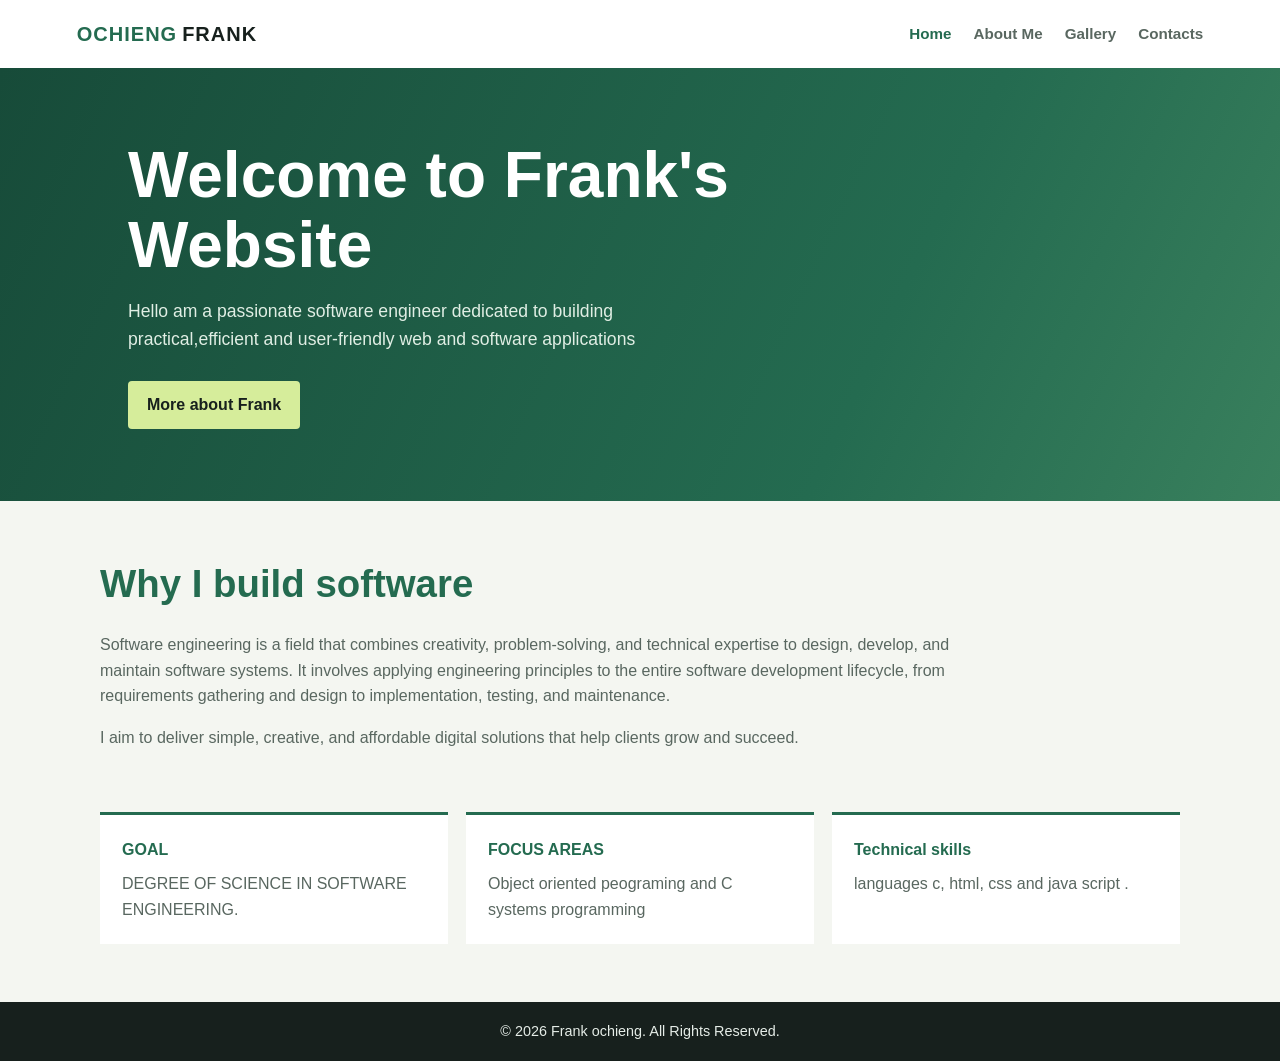
<file: index.html>
<!DOCTYPE html>
<html lang="en">
<head>
    <meta charset="UTF-8">
    <meta name="viewport" content="width=device-width, initial-scale=1.0">
    <title>Frank Ochieng</title>
    <link rel="stylesheet" href="style.css">
</head>
<body>
    <header>
        <a class="logo" href="index.html">OCHIENG<span>FRANK</span></a>
        <nav aria-label="Main navigation">
            <a href="index.html" class="active" aria-current="page">Home</a>
            <a href="about me.html">About Me</a>
            <a href="Gallery.html">Gallery</a>
            <a href="contacts.html">Contacts</a>
        </nav>
    </header>

    <main>
        <section class="hero">
            <div class="hero-content">
                <h1>Welcome to Frank's Website</h1>
                <p>Hello am a passionate software engineer dedicated to building practical,efficient and user-friendly web and software applications</p>
                <a href="about me.html" class="btn">More about Frank</a>
            </div>
        </section>

        <section class="about">
            <h2>Why I build software</h2>
            <p>
                Software engineering is a field that combines creativity, problem-solving, and technical expertise to design, develop, and maintain software systems. It involves applying engineering principles to the entire software development lifecycle, from requirements gathering and design to implementation, testing, and maintenance.
            </p>
            <p>
                I aim to deliver simple, creative, and affordable digital solutions that help clients grow and succeed.
            </p>
        </section>

      

        <section class="values">
            <div class="value-item">
                <h3>GOAL</h3>
                <p>DEGREE OF SCIENCE IN SOFTWARE ENGINEERING.</p>
            </div>
            <div class="value-item">
                <h3>FOCUS AREAS</h3>
                <p>Object oriented peograming and C systems programming </p>
            </div>
            <div class="value-item">
                <h3>Technical skills </h3>
                <p>languages c, html, css and java script .</p>
            </div>
        </section>
    </main>

    <footer>
        <p>© 2026 Frank ochieng. All Rights Reserved.</p>
    </footer>
</body>
</html>
</file>
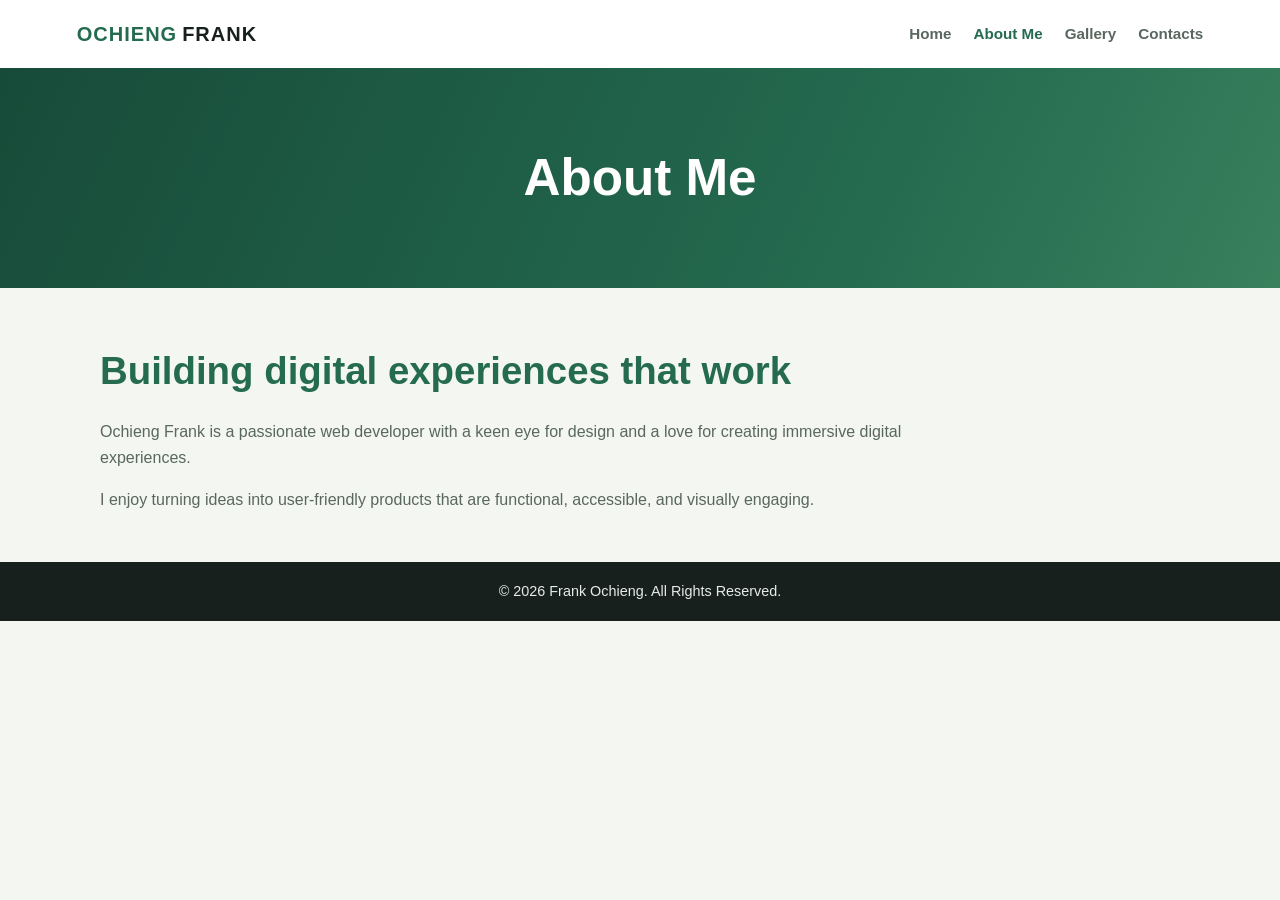
<file: about me.html>
<!DOCTYPE html>
<html lang="en">
<head>
	<meta charset="UTF-8">
	<meta name="viewport" content="width=device-width, initial-scale=1.0">
	<title>About Me | Frank Ochieng</title>
	<link rel="stylesheet" href="style.css">
</head>
<body>
	<header>
		<a class="logo" href="index.html">OCHIENG<span>FRANK</span></a>
		<nav aria-label="Main navigation">
			<a href="index.html">Home</a>
			<a href="about me.html" aria-current="page">About Me</a>
			<a href="Gallery.html">Gallery</a>
			<a href="contacts.html">Contacts</a>
		</nav>
	</header>

	<main>
		<section class="page-hero">
			<div class="hero-content">
				<h1>About Me</h1>
			</div>
		</section>

		<section class="about">
			<h2>Building digital experiences that work</h2>
			<p>Ochieng Frank is a passionate web developer with a keen eye for design and a love for creating immersive digital experiences.</p>
			<p>I enjoy turning ideas into user-friendly products that are functional, accessible, and visually engaging.</p>
		</section>
	</main>

	<footer>
		<p>© 2026 Frank Ochieng. All Rights Reserved.</p>
	</footer>
</body>
</html>
</file>
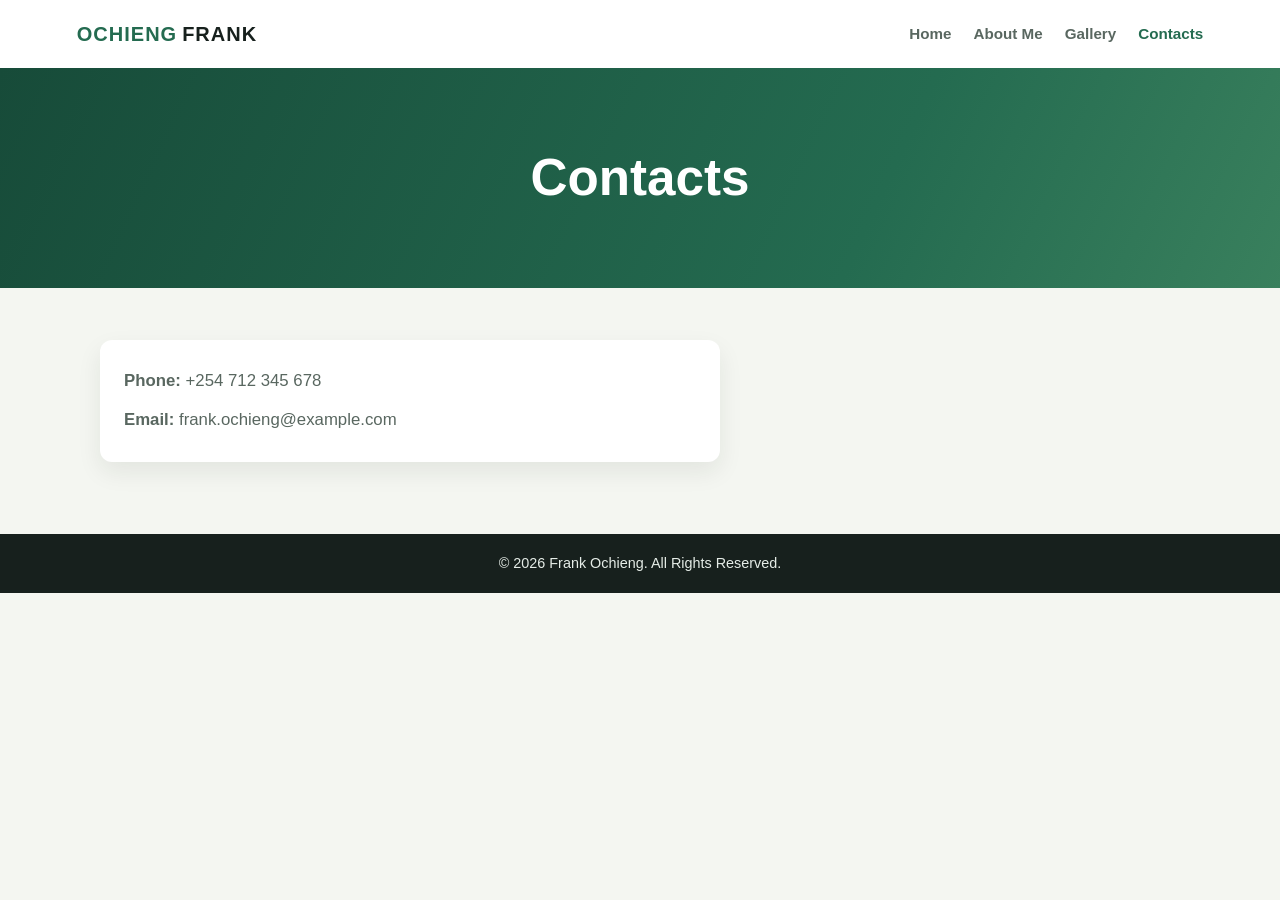
<file: contacts.html>
<!DOCTYPE html>
<html lang="en">
<head>
	<meta charset="UTF-8">
	<meta name="viewport" content="width=device-width, initial-scale=1.0">
	<title>Contacts | Frank Ochieng</title>
	<link rel="stylesheet" href="style.css">
</head>
<body>
	<header>
		<a class="logo" href="index.html">OCHIENG<span>FRANK</span></a>
		<nav aria-label="Main navigation">
			<a href="index.html">Home</a>
			<a href="about me.html">About Me</a>
			<a href="Gallery.html">Gallery</a>
			<a href="contacts.html" aria-current="page">Contacts</a>
		</nav>
	</header>
	<main>
		<section class="page-hero">
			<div class="hero-content">
				<h1>Contacts</h1>
			</div>
		</section>

		<section class="contact-section">
			<div class="contact-card">
				<p><strong>Phone:</strong> +254 712 345 678</p>
				<p><strong>Email:</strong> frank.ochieng@example.com</p>
			</div>
		</section>
	</main>

	<footer>
		<p>© 2026 Frank Ochieng. All Rights Reserved.</p>
	</footer>
</body>
</html>
</file>
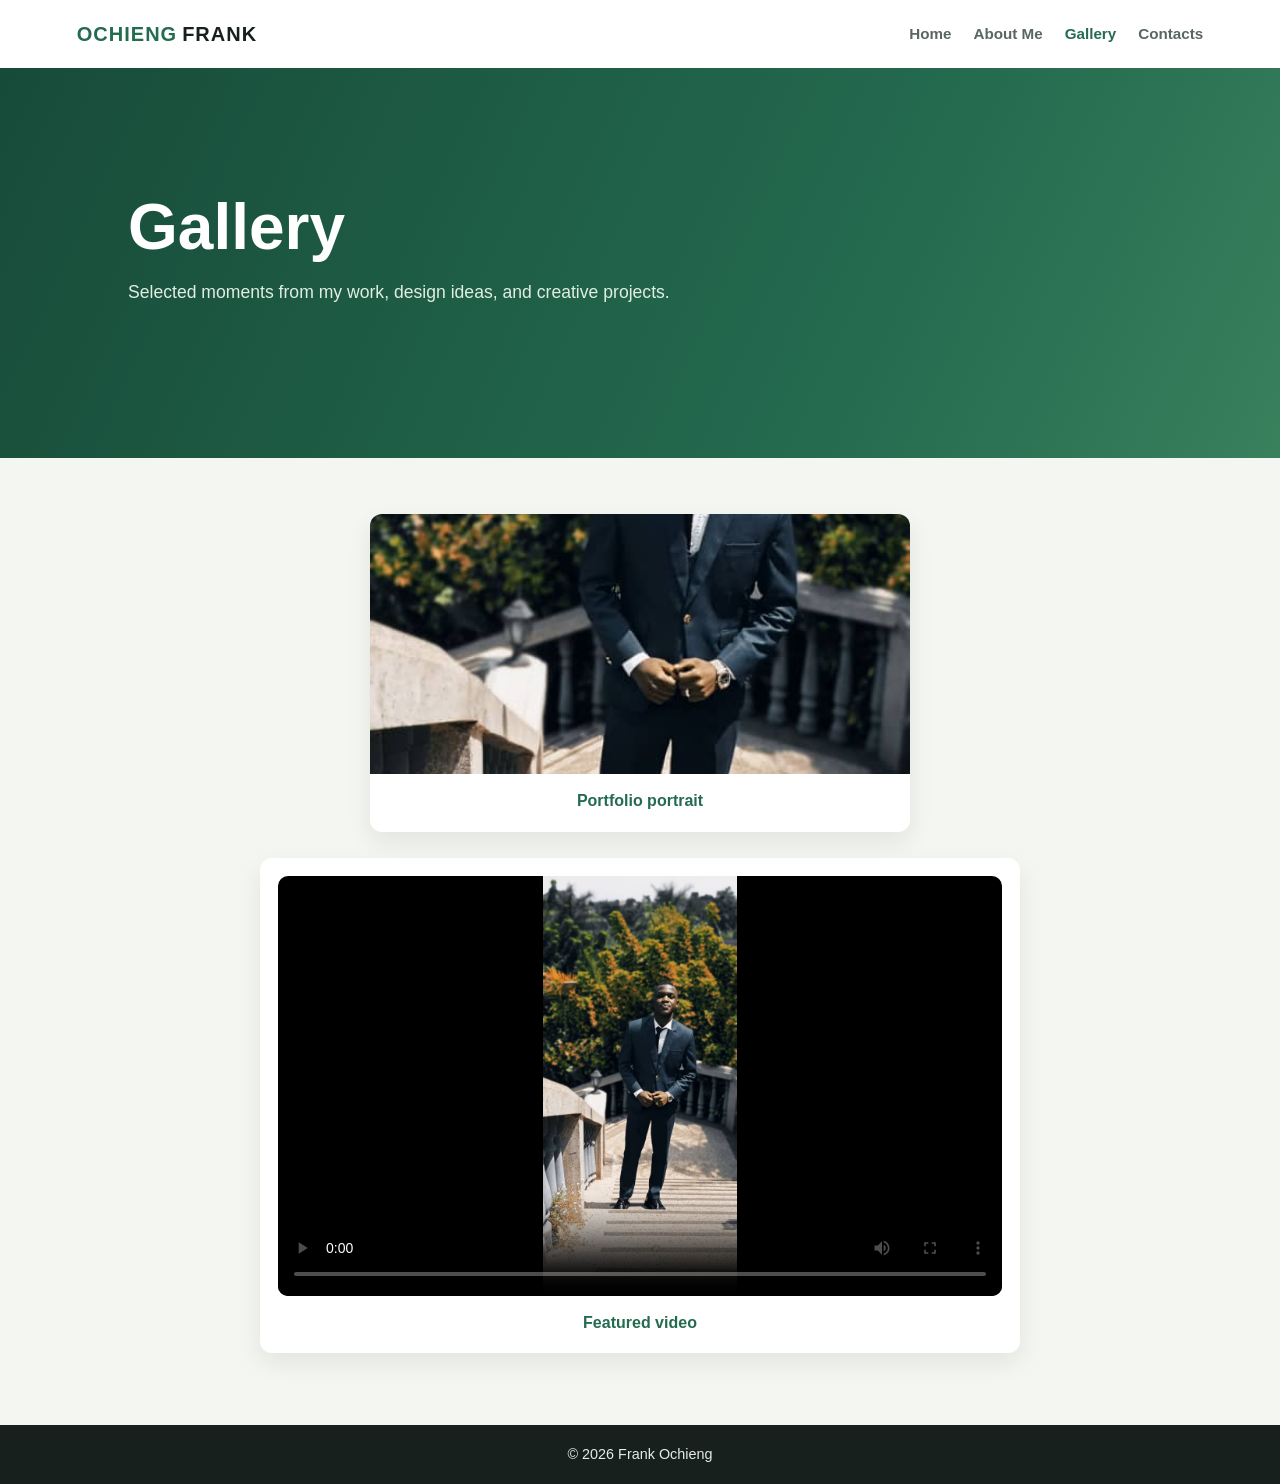
<file: Gallery.html>
<!DOCTYPE html>
<html lang="en">
<head>
	<meta charset="UTF-8">
	<meta name="viewport" content="width=device-width, initial-scale=1.0">
	<title>Gallery | Frank Ochieng</title>
	<link rel="stylesheet" href="style.css">
</head>
<body>
	<header>
		<a class="logo" href="index.html">OCHIENG<span>FRANK</span></a>
		<nav aria-label="Main navigation">
			<a href="index.html">Home</a>
			<a href="about me.html">About Me</a>
			<a href="Gallery.html" aria-current="page">Gallery</a>
			<a href="contacts.html">Contacts</a>
		</nav>
	</header>
	<main>
		<section class="hero">
			<div class="hero-content">
				<h1>Gallery</h1>
				<p>Selected moments from my work, design ideas, and creative projects.</p>
			</div>
		</section>

		<section class="gallery-section" aria-label="Photo gallery">
			<div class="gallery-grid single-image">
				<figure class="gallery-item">
					<img src="IMG-20260919-WA0009.jpg" alt="Frank Ochieng portrait photo">
					<figcaption>Portfolio portrait</figcaption>
				</figure>
			</div>

			<div class="video-gallery">
				<div class="video-card">
					<video controls preload="metadata" poster="IMG-20260919-WA0009.jpg">
						<source src="VID-20260920-WA0051.mp4" type="video/mp4">
						Your browser does not support the video tag.
					</video>
					<p>Featured video</p>
				</div>
			</div>
		</section>
	</main>

	<footer>
		<p>© 2026 Frank Ochieng</p>
	</footer>
</body>
</html>
</file>
<file: style.css>
:root {
    color-scheme: light;
    --ink: #17201d;
    --muted: #596760;
    --paper: #f4f6f1;
    --green: #246b50;
    --lime: #d6ed9b;
}

* { box-sizing: border-box; }

body {
    margin: 0;
    background: var(--paper);
    color: var(--ink);
    font-family: "Trebuchet MS", Verdana, sans-serif;
    line-height: 1.6;
}

header {
    display: flex;
    align-items: center;
    justify-content: space-between;
    gap: 24px;
    padding: 18px max(6vw, 24px);
    background: #fff;
}

.logo {
    color: var(--green);
    font-size: 1.25rem;
    font-weight: 800;
    letter-spacing: 1px;
    text-decoration: none;
}

.logo span { color: var(--ink); margin-left: 5px; }

nav { display: flex; flex-wrap: wrap; gap: 8px 22px; }

nav a {
    color: var(--muted);
    font-size: 0.95rem;
    font-weight: 700;
    text-decoration: none;
}

nav a:hover,
nav a.active,
nav a[aria-current="page"] { color: var(--green); }

.hero {
    display: flex;
    min-height: 390px;
    align-items: center;
    padding: 72px max(10vw, 28px);
    background: linear-gradient(115deg, #174b39, #246b50 68%, #39805d);
    color: #fff;
}

.hero-content { max-width: 720px; }

.hero h1 {
    max-width: 650px;
    margin: 0 0 16px;
    font-size: clamp(2.25rem, 5vw, 4rem);
    line-height: 1.1;
}

.hero p {
    max-width: 620px;
    margin: 0 0 28px;
    color: #e0eee4;
    font-size: 1.1rem;
}

.btn {
    display: inline-block;
    padding: 11px 19px;
    border-radius: 4px;
    background: var(--lime);
    color: var(--ink);
    font-weight: 800;
    text-decoration: none;
}

.btn:hover { background: #e5f6bd; }

.about,
.values,
.contact-section { width: min(1080px, 88%); margin: 0 auto; }

.about { padding: 52px 0 34px; }

.about h2 {
    margin: 0 0 18px;
    color: var(--green);
    font-size: clamp(1.75rem, 3vw, 2.4rem);
}

.about p { max-width: 850px; margin: 0 0 16px; color: var(--muted); }

.page-hero {
    display: flex;
    min-height: 220px;
    align-items: center;
    justify-content: center;
    text-align: center;
    padding: 48px max(10vw, 28px);
    background: linear-gradient(115deg, #174b39, #246b50 68%, #39805d);
    color: #fff;
}

.page-hero h1 {
    margin: 0;
    font-size: clamp(2.1rem, 4vw, 3.25rem);
    line-height: 1.1;
}

.contact-section {
    padding: 52px 0 72px;
}

.contact-card {
    max-width: 620px;
    padding: 28px 24px;
    border-radius: 12px;
    background: #fff;
    box-shadow: 0 10px 24px rgba(23, 32, 29, 0.08);
}

.contact-card p {
    margin: 0 0 12px;
    color: var(--muted);
    font-size: 1.05rem;
}

.contact-card p:last-child { margin-bottom: 0; }

.values {
    display: grid;
    grid-template-columns: repeat(3, minmax(0, 1fr));
    gap: 18px;
    padding: 12px 0 58px;
}

.value-item { padding: 22px; border-top: 3px solid var(--green); background: #fff; }

.value-item h3 { margin: 0 0 8px; color: var(--green); font-size: 1rem; }

.value-item p { margin: 0; color: var(--muted); }

.gallery-section {
    width: min(1100px, 90%);
    margin: 0 auto;
    padding: 56px 0 72px;
}

.gallery-grid {
    display: grid;
    grid-template-columns: repeat(auto-fit, minmax(220px, 1fr));
    gap: 24px;
}

.gallery-grid.single-image {
    grid-template-columns: minmax(260px, 540px);
    justify-content: center;
}

.gallery-item {
    margin: 0;
    overflow: hidden;
    border-radius: 12px;
    background: #fff;
    box-shadow: 0 10px 24px rgba(23, 32, 29, 0.08);
}

.gallery-item img {
    display: block;
    width: 100%;
    height: 260px;
    object-fit: cover;
}

.gallery-item figcaption {
    padding: 14px 16px 18px;
    color: var(--green);
    font-weight: 700;
    text-align: center;
}

.video-gallery {
    width: min(760px, 100%);
    margin: 26px auto 0;
}

.video-card {
    padding: 18px;
    border-radius: 12px;
    background: #fff;
    box-shadow: 0 10px 24px rgba(23, 32, 29, 0.08);
}

.video-card video {
    display: block;
    width: 100%;
    max-height: 420px;
    border-radius: 10px;
    background: #000;
}

.video-card p {
    margin: 14px 0 0;
    color: var(--green);
    font-weight: 700;
    text-align: center;
}

footer { padding: 18px 24px; background: var(--ink); color: #e5ece7; text-align: center; }

footer p { margin: 0; font-size: 0.9rem; }

@media (max-width: 680px) {
    header { align-items: flex-start; flex-direction: column; gap: 10px; padding: 16px 6%; }
    nav { gap: 8px 16px; }
    .hero { min-height: 340px; padding: 56px 7%; }
    .values { grid-template-columns: 1fr; gap: 12px; }
    .gallery-section { padding-top: 42px; }
}
</file>
